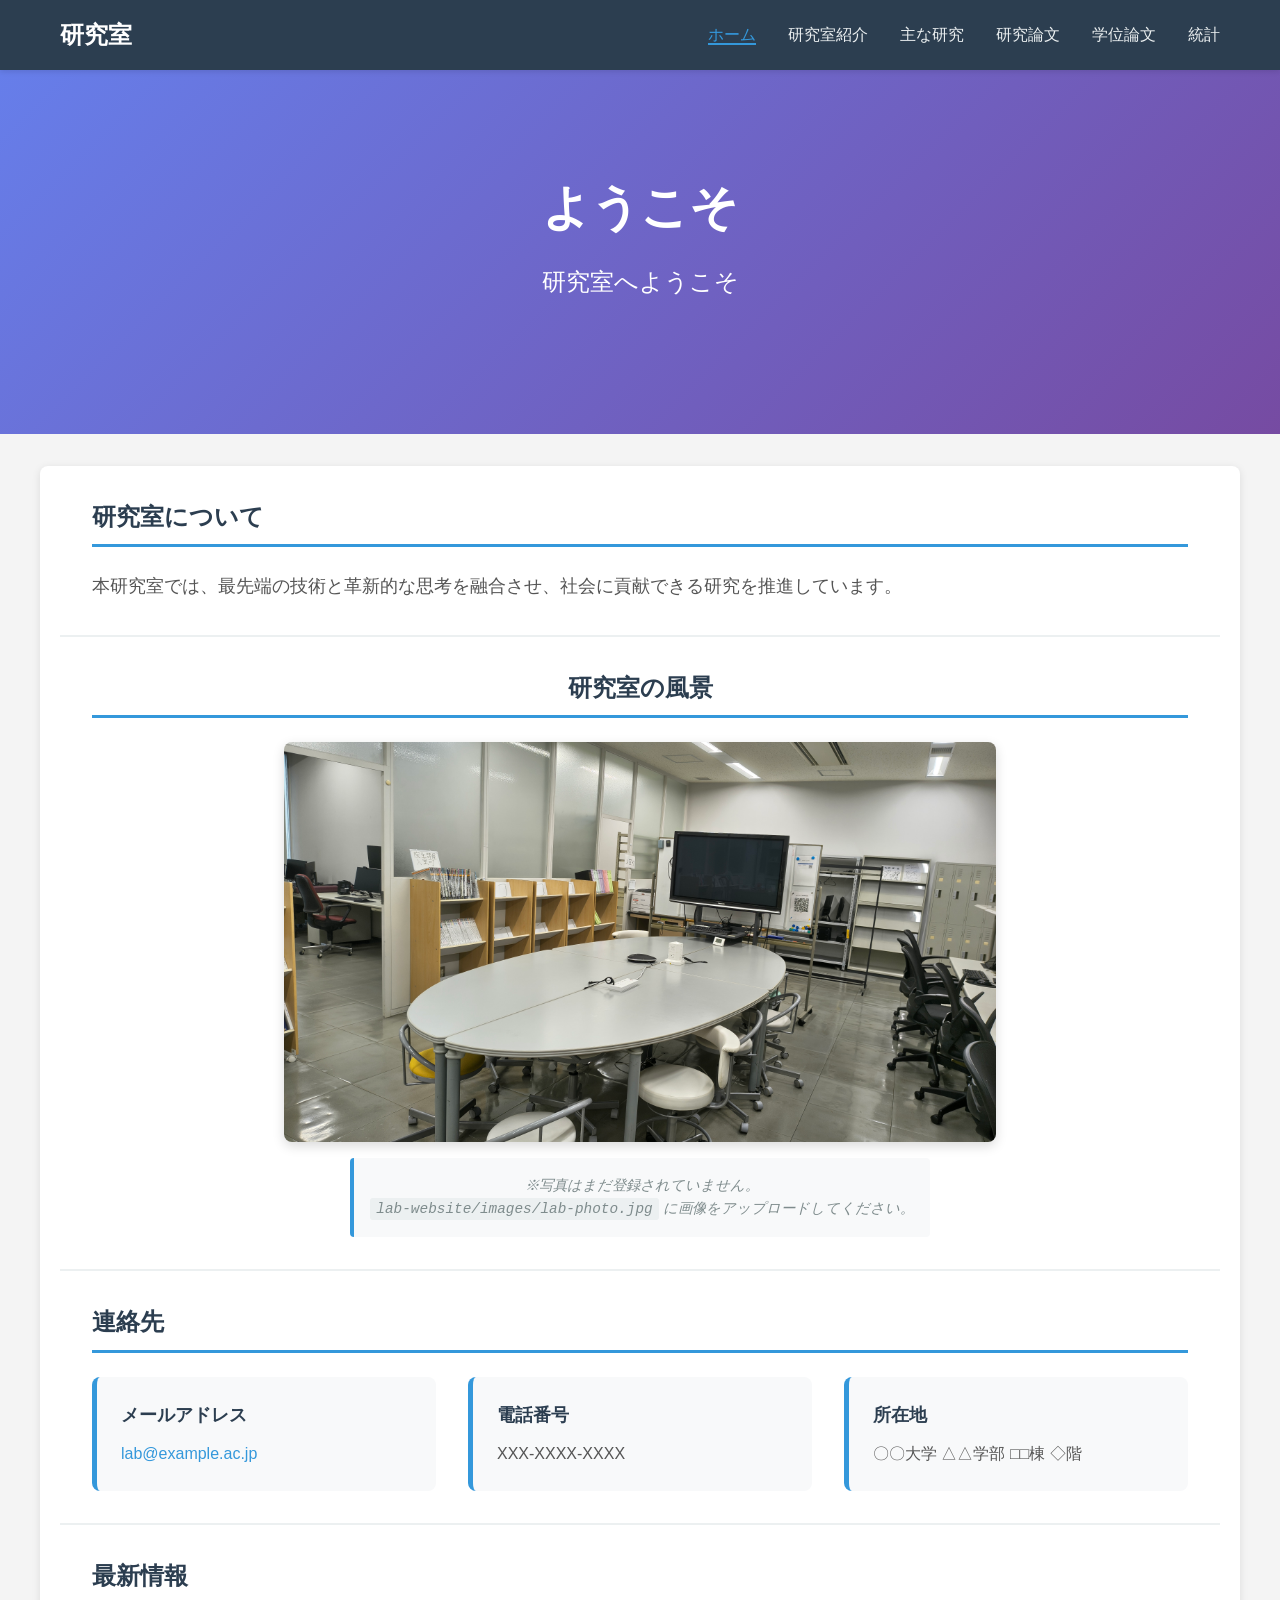
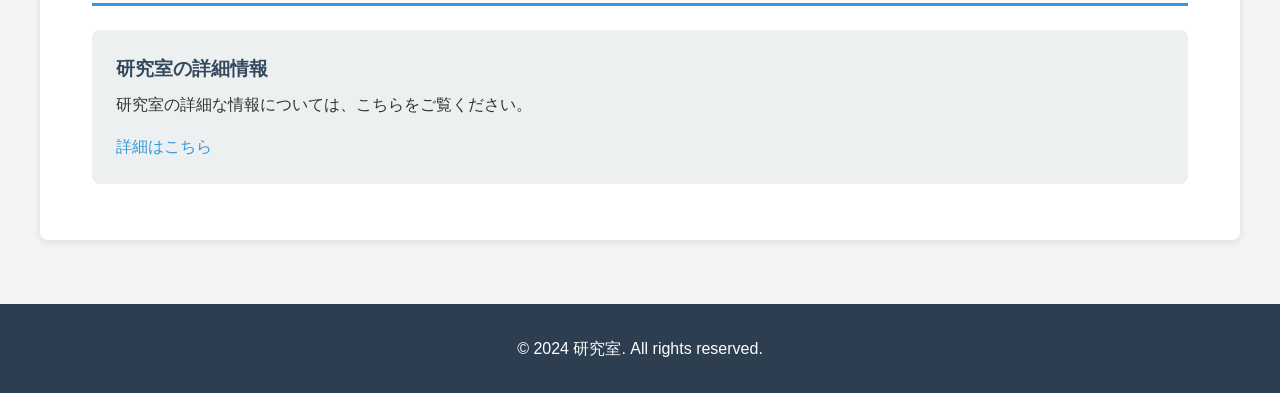
<file: index.html>
<!DOCTYPE html>
<html lang="ja">
<head>
    <meta charset="UTF-8">
    <meta name="viewport" content="width=device-width, initial-scale=1.0">
    <title>研究室紹介</title>
    <link rel="stylesheet" href="lab-website/css/style.css">
</head>
<body>
    <nav class="navbar">
        <div class="container">
            <a href="index.html" class="logo">研究室</a>
            <ul class="nav-links">
                <li><a href="index.html" class="active">ホーム</a></li>
                <li><a href="lab-website/about.html">研究室紹介</a></li>
                <li><a href="lab-website/research.html">主な研究</a></li>
                <li><a href="lab-website/papers.html">研究論文</a></li>
                <li><a href="lab-website/thesis.html">学位論文</a></li>
                <li><a href="lab-website/statistics.html">統計</a></li>
            </ul>
        </div>
    </nav>

    <header class="hero">
        <div class="hero-content">
            <h1>ようこそ</h1>
            <p>研究室へようこそ</p>
        </div>
    </header>

    <main>
        <section class="container">
            <!-- 研究室の概要 -->
            <section class="overview-section">
                <h2>研究室について</h2>
                <p class="overview-text">本研究室では、最先端の技術と革新的な思考を融合させ、社会に貢献できる研究を推進しています。</p>
            </section>

            <!-- 研究室の写真 -->
            <section class="lab-photo-section">
                <h2>研究室の風景</h2>
                <div class="lab-photo-container">
                    <img src="lab-website/images/lab-photo.jpg" alt="研究室の写真" class="lab-photo">
                    <p class="photo-caption">※写真はまだ登録されていません。<br>
                    <code>lab-website/images/lab-photo.jpg</code> に画像をアップロードしてください。</p>
                </div>
            </section>

            <!-- 連絡先情報 -->
            <section class="contact-section">
                <h2>連絡先</h2>
                <div class="contact-info">
                    <div class="contact-item">
                        <h3>メールアドレス</h3>
                        <p><a href="mailto:lab@example.ac.jp">lab@example.ac.jp</a></p>
                    </div>
                    <div class="contact-item">
                        <h3>電話番号</h3>
                        <p>XXX-XXXX-XXXX</p>
                    </div>
                    <div class="contact-item">
                        <h3>所在地</h3>
                        <p>〇〇大学 △△学部 □□棟 ◇階</p>
                    </div>
                </div>
            </section>

            <!-- 最新情報 -->
            <section class="news-section">
                <h2>最新情報</h2>
                <article class="news-item">
                    <h3>研究室の詳細情報</h3>
                    <p>研究室の詳細な情報については、こちらをご覧ください。</p>
                    <a href="lab-website/about.html">詳細はこちら</a>
                </article>
            </section>
        </section>
    </main>

    <footer>
        <p>&copy; 2024 研究室. All rights reserved.</p>
    </footer>

    <script src="lab-website/js/script.js"></script>
</body>
</html>
</file>
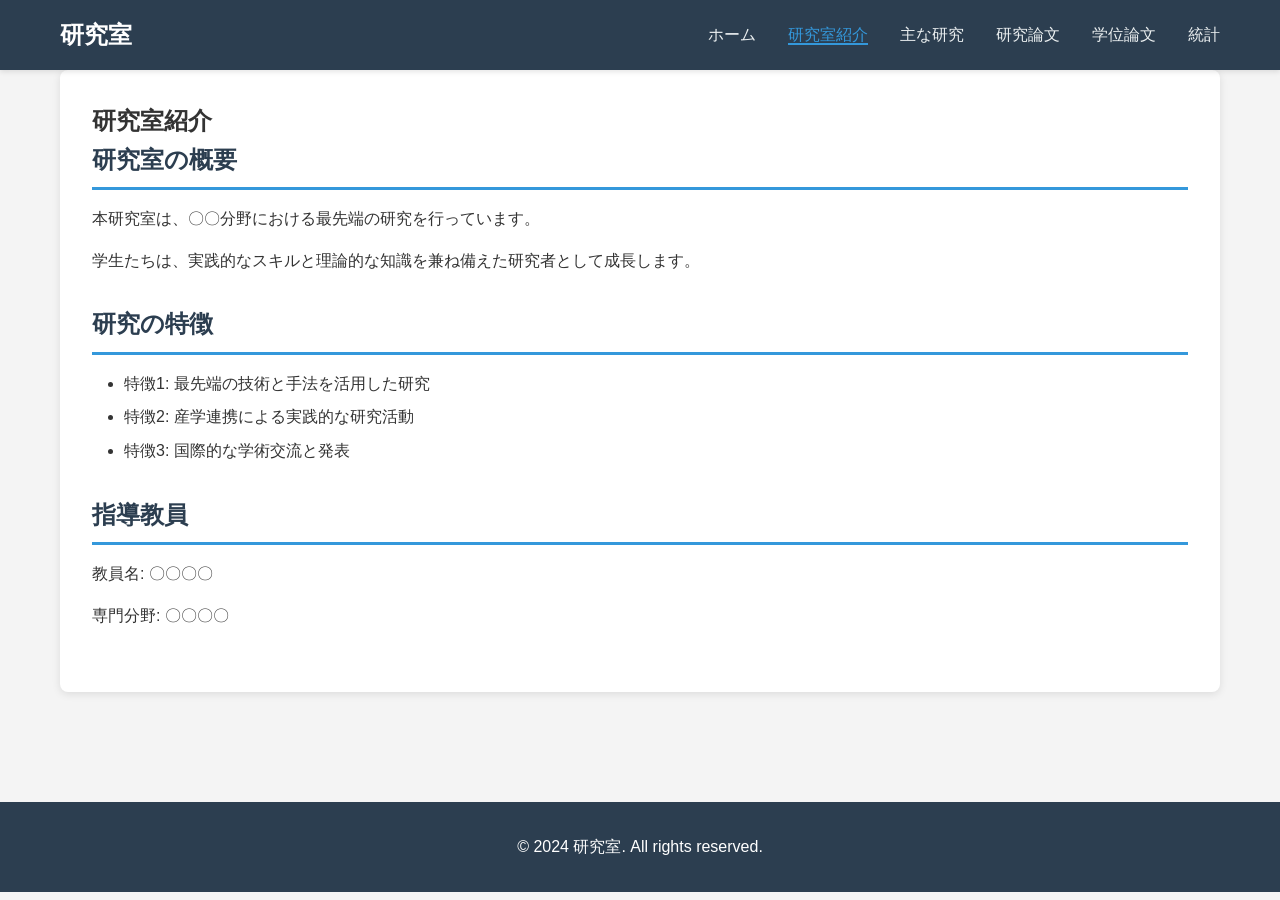
<file: lab-website/about.html>
<!DOCTYPE html>
<html lang="ja">
<head>
    <meta charset="UTF-8">
    <meta name="viewport" content="width=device-width, initial-scale=1.0">
    <title>研究室紹介</title>
    <link rel="stylesheet" href="css/style.css">
</head>
<body>
    <nav class="navbar">
        <div class="container">
            <a href="../index.html" class="logo">研究室</a>
            <ul class="nav-links">
                <li><a href="../index.html">ホーム</a></li>
                <li><a href="about.html" class="active">研究室紹介</a></li>
                <li><a href="research.html">主な研究</a></li>
                <li><a href="papers.html">研究論文</a></li>
                <li><a href="thesis.html">学位論文</a></li>
                <li><a href="statistics.html">統計</a></li>
            </ul>
        </div>
    </nav>

    <main class="container">
        <section class="content-section">
            <h1>研究室紹介</h1>
            
            <article>
                <h2>研究室の概要</h2>
                <p>本研究室は、〇〇分野における最先端の研究を行っています。</p>
                <p>学生たちは、実践的なスキルと理論的な知識を兼ね備えた研究者として成長します。</p>
            </article>

            <article>
                <h2>研究の特徴</h2>
                <ul>
                    <li>特徴1: 最先端の技術と手法を活用した研究</li>
                    <li>特徴2: 産学連携による実践的な研究活動</li>
                    <li>特徴3: 国際的な学術交流と発表</li>
                </ul>
            </article>

            <article>
                <h2>指導教員</h2>
                <p>教員名: 〇〇〇〇</p>
                <p>専門分野: 〇〇〇〇</p>
            </article>
        </section>
    </main>

    <footer>
        <p>&copy; 2024 研究室. All rights reserved.</p>
    </footer>

    <script src="js/script.js"></script>
</body>
</html>
</file>
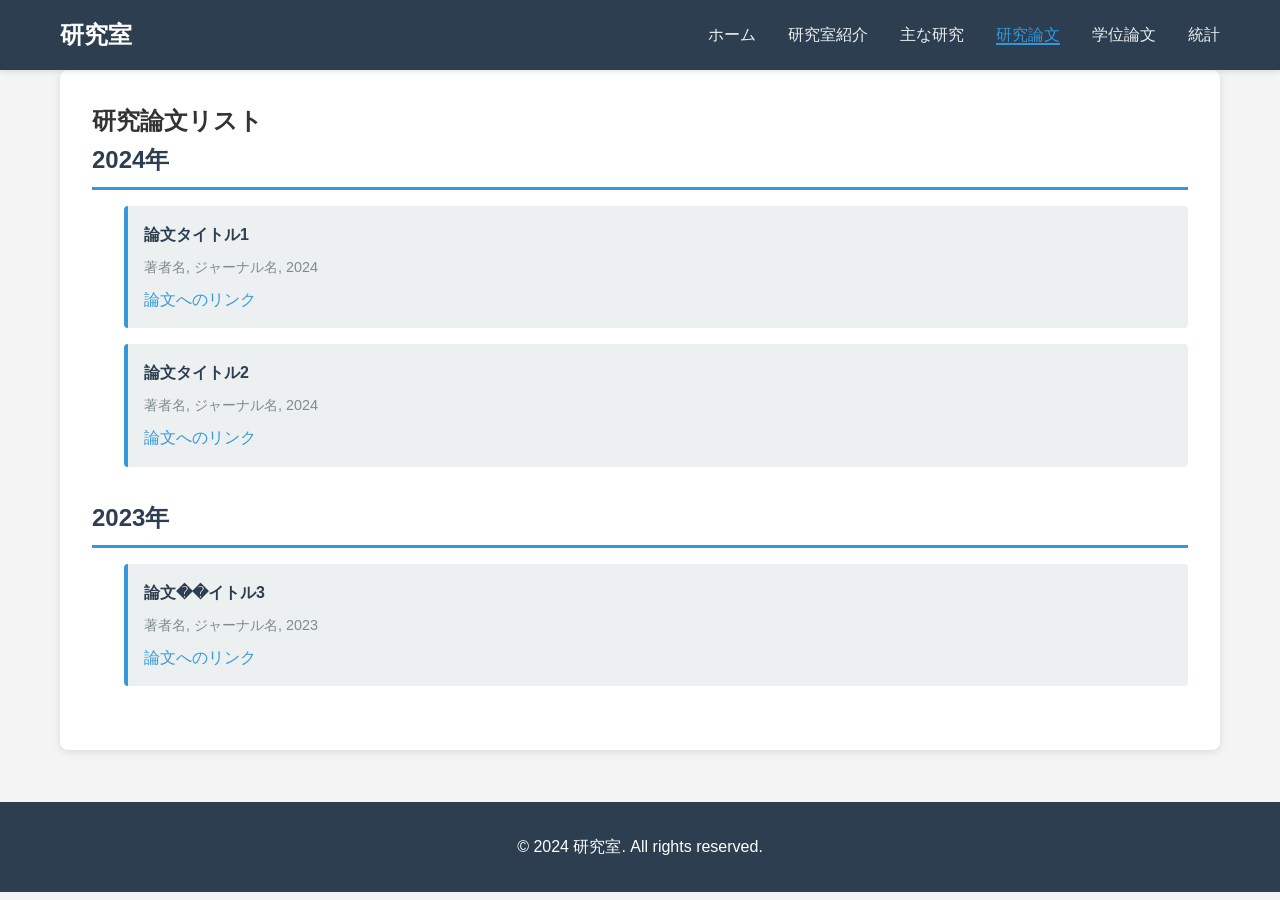
<file: lab-website/papers.html>
<!DOCTYPE html>
<html lang="ja">
<head>
    <meta charset="UTF-8">
    <meta name="viewport" content="width=device-width, initial-scale=1.0">
    <title>研究論文リスト</title>
    <link rel="stylesheet" href="css/style.css">
</head>
<body>
    <nav class="navbar">
        <div class="container">
            <a href="../index.html" class="logo">研究室</a>
            <ul class="nav-links">
                <li><a href="../index.html">ホーム</a></li>
                <li><a href="about.html">研究室紹介</a></li>
                <li><a href="research.html">主な研究</a></li>
                <li><a href="papers.html" class="active">研究論文</a></li>
                <li><a href="thesis.html">学位論文</a></li>
                <li><a href="statistics.html">統計</a></li>
            </ul>
        </div>
    </nav>

    <main class="container">
        <section class="content-section">
            <h1>研究論文リスト</h1>
            
            <article>
                <h2>2024年</h2>
                <ul class="paper-list">
                    <li>
                        <strong>論文タイトル1</strong>
                        <p>著者名, ジャーナル名, 2024</p>
                        <a href="#">論文へのリンク</a>
                    </li>
                    <li>
                        <strong>論文タイトル2</strong>
                        <p>著者名, ジャーナル名, 2024</p>
                        <a href="#">論文へのリンク</a>
                    </li>
                </ul>
            </article>

            <article>
                <h2>2023年</h2>
                <ul class="paper-list">
                    <li>
                        <strong>論文��イトル3</strong>
                        <p>著者名, ジャーナル名, 2023</p>
                        <a href="#">論文へのリンク</a>
                    </li>
                </ul>
            </article>
        </section>
    </main>

    <footer>
        <p>&copy; 2024 研究室. All rights reserved.</p>
    </footer>

    <script src="js/script.js"></script>
</body>
</html>
</file>
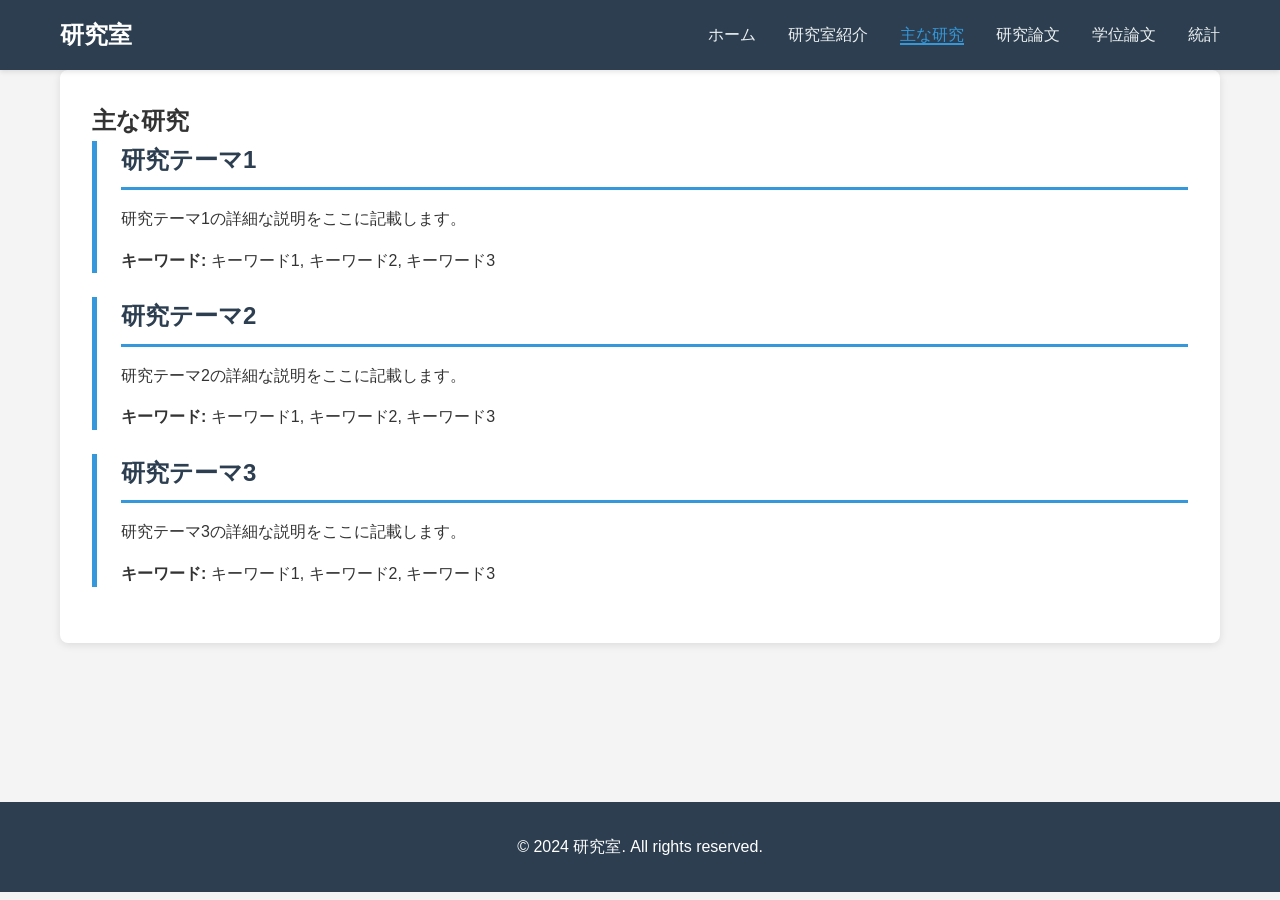
<file: lab-website/research.html>
<!DOCTYPE html>
<html lang="ja">
<head>
    <meta charset="UTF-8">
    <meta name="viewport" content="width=device-width, initial-scale=1.0">
    <title>主な研究</title>
    <link rel="stylesheet" href="css/style.css">
</head>
<body>
    <nav class="navbar">
        <div class="container">
            <a href="../index.html" class="logo">研究室</a>
            <ul class="nav-links">
                <li><a href="../index.html">ホーム</a></li>
                <li><a href="about.html">研究室紹介</a></li>
                <li><a href="research.html" class="active">主な研究</a></li>
                <li><a href="papers.html">研究論文</a></li>
                <li><a href="thesis.html">学位論文</a></li>
                <li><a href="statistics.html">統計</a></li>
            </ul>
        </div>
    </nav>

    <main class="container">
        <section class="content-section">
            <h1>主な研究</h1>
            
            <article class="research-item">
                <h2>研究テーマ1</h2>
                <p>研究テーマ1の詳細な説明をここに記載します。</p>
                <p><strong>キーワード:</strong> キーワード1, キーワード2, キーワード3</p>
            </article>

            <article class="research-item">
                <h2>研究テーマ2</h2>
                <p>研究テーマ2の詳細な説明をここに記載します。</p>
                <p><strong>キーワード:</strong> キーワード1, キーワード2, キーワード3</p>
            </article>

            <article class="research-item">
                <h2>研究テーマ3</h2>
                <p>研究テーマ3の詳細な説明をここに記載します。</p>
                <p><strong>キーワード:</strong> キーワード1, キーワード2, キーワード3</p>
            </article>
        </section>
    </main>

    <footer>
        <p>&copy; 2024 研究室. All rights reserved.</p>
    </footer>

    <script src="js/script.js"></script>
</body>
</html>
</file>
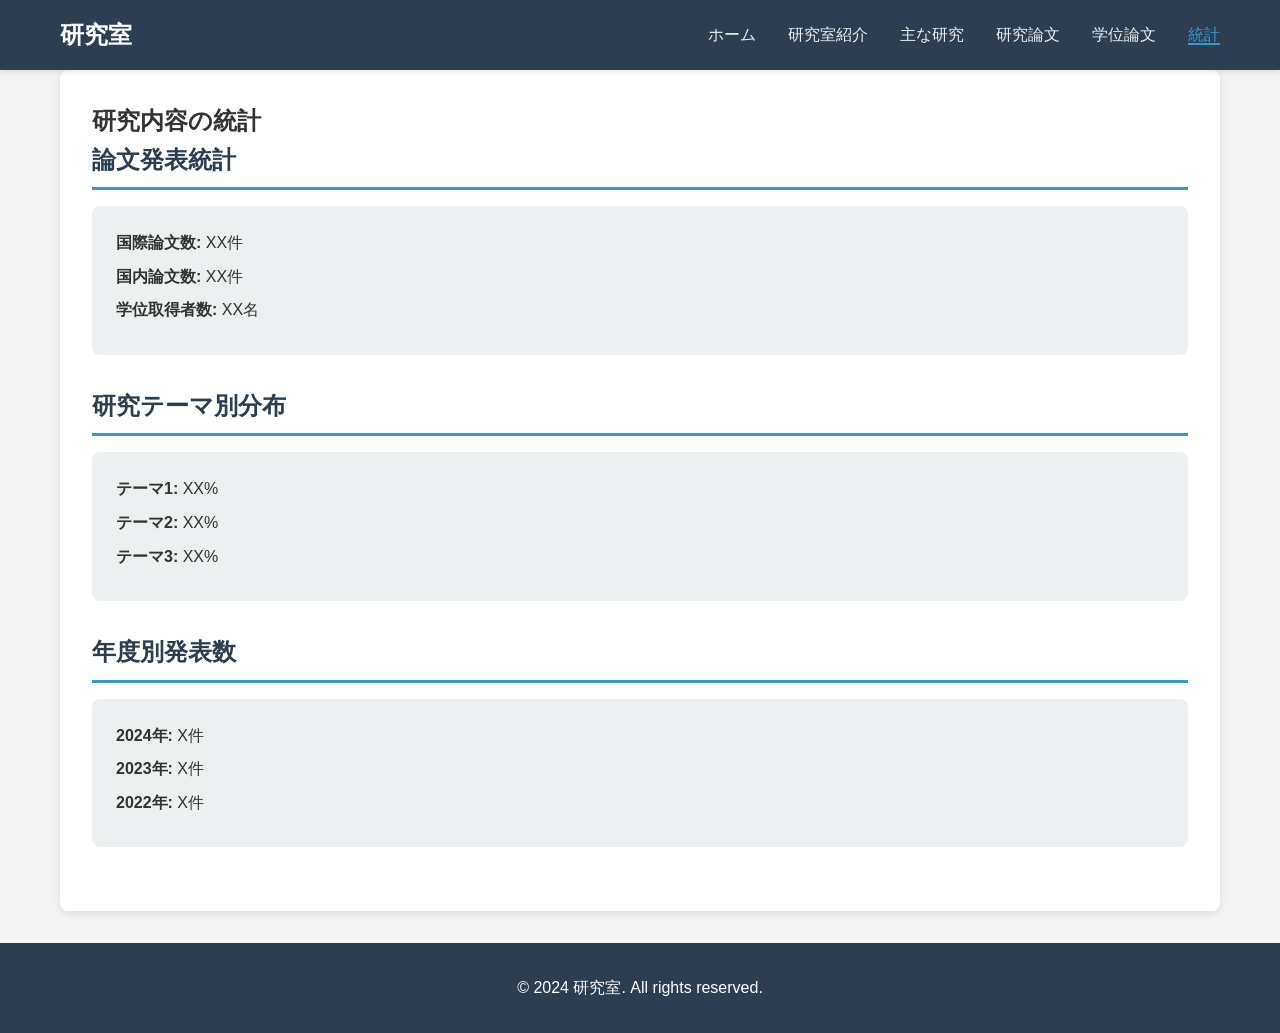
<file: lab-website/statistics.html>
<!DOCTYPE html>
<html lang="ja">
<head>
    <meta charset="UTF-8">
    <meta name="viewport" content="width=device-width, initial-scale=1.0">
    <title>研究内容の統計</title>
    <link rel="stylesheet" href="css/style.css">
</head>
<body>
    <nav class="navbar">
        <div class="container">
            <a href="../index.html" class="logo">研究室</a>
            <ul class="nav-links">
                <li><a href="../index.html">ホーム</a></li>
                <li><a href="about.html">研究室紹介</a></li>
                <li><a href="research.html">主な研究</a></li>
                <li><a href="papers.html">研究論文</a></li>
                <li><a href="thesis.html">学位論文</a></li>
                <li><a href="statistics.html" class="active">統計</a></li>
            </ul>
        </div>
    </nav>

    <main class="container">
        <section class="content-section">
            <h1>研究内容の統計</h1>
            
            <article>
                <h2>論文発表統計</h2>
                <div class="statistics">
                    <p><strong>国際論文数:</strong> XX件</p>
                    <p><strong>国内論文数:</strong> XX件</p>
                    <p><strong>学位取得者数:</strong> XX名</p>
                </div>
            </article>

            <article>
                <h2>研究テーマ別分布</h2>
                <div class="statistics">
                    <p><strong>テーマ1:</strong> XX%</p>
                    <p><strong>テーマ2:</strong> XX%</p>
                    <p><strong>テーマ3:</strong> XX%</p>
                </div>
            </article>

            <article>
                <h2>年度別発表数</h2>
                <div class="statistics">
                    <p><strong>2024年:</strong> X件</p>
                    <p><strong>2023年:</strong> X件</p>
                    <p><strong>2022年:</strong> X件</p>
                </div>
            </article>
        </section>
    </main>

    <footer>
        <p>&copy; 2024 研究室. All rights reserved.</p>
    </footer>

    <script src="js/script.js"></script>
</body>
</html>
</file>
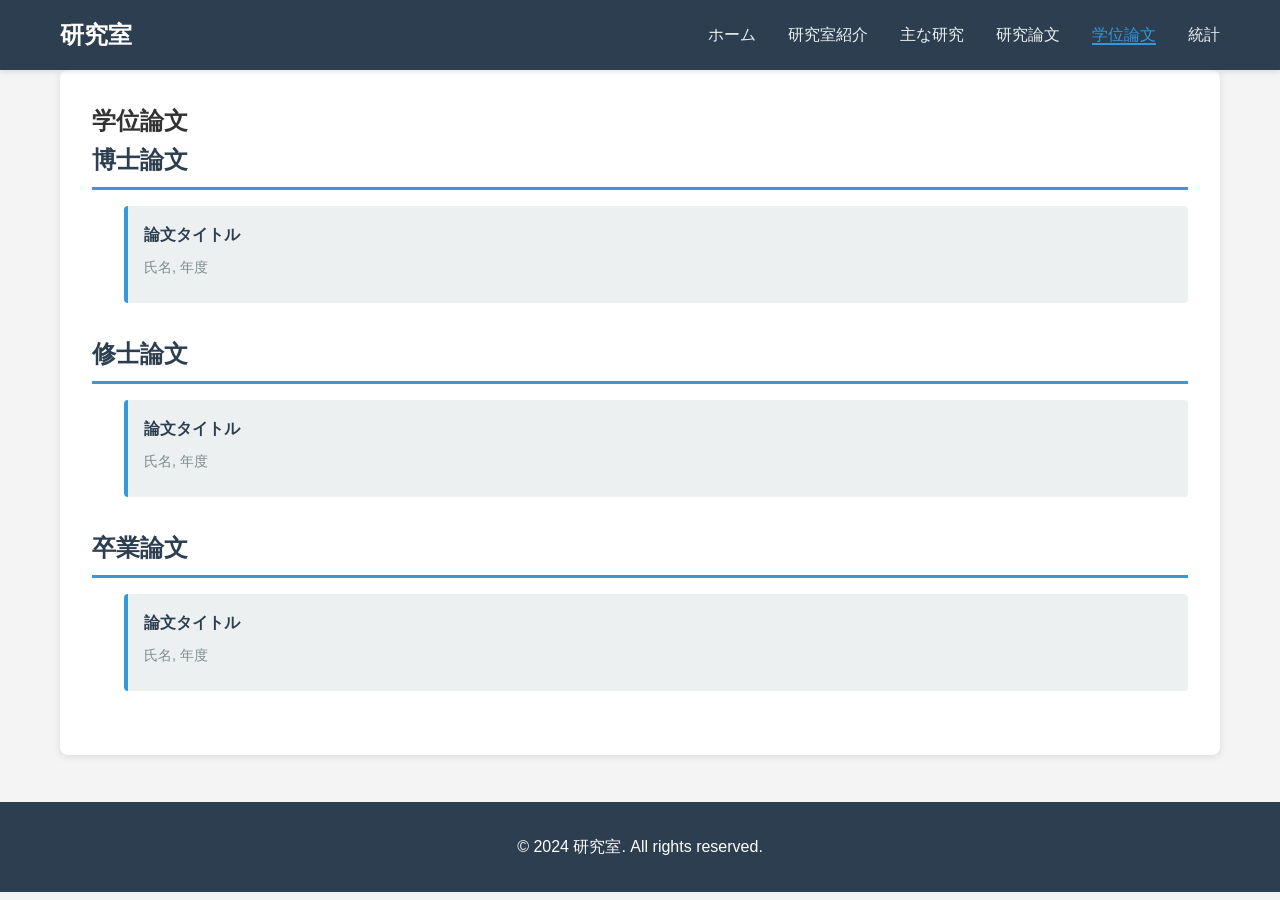
<file: lab-website/thesis.html>
<!DOCTYPE html>
<html lang="ja">
<head>
    <meta charset="UTF-8">
    <meta name="viewport" content="width=device-width, initial-scale=1.0">
    <title>学位論文</title>
    <link rel="stylesheet" href="css/style.css">
</head>
<body>
    <nav class="navbar">
        <div class="container">
            <a href="../index.html" class="logo">研究室</a>
            <ul class="nav-links">
                <li><a href="../index.html">ホーム</a></li>
                <li><a href="about.html">研究室紹介</a></li>
                <li><a href="research.html">主な研究</a></li>
                <li><a href="papers.html">研究論文</a></li>
                <li><a href="thesis.html" class="active">学位論文</a></li>
                <li><a href="statistics.html">統計</a></li>
            </ul>
        </div>
    </nav>

    <main class="container">
        <section class="content-section">
            <h1>学位論文</h1>
            
            <article>
                <h2>博士論文</h2>
                <ul class="thesis-list">
                    <li>
                        <strong>論文タイトル</strong>
                        <p>氏名, 年度</p>
                    </li>
                </ul>
            </article>

            <article>
                <h2>修士論文</h2>
                <ul class="thesis-list">
                    <li>
                        <strong>論文タイトル</strong>
                        <p>氏名, 年度</p>
                    </li>
                </ul>
            </article>

            <article>
                <h2>卒業論文</h2>
                <ul class="thesis-list">
                    <li>
                        <strong>論文タイトル</strong>
                        <p>氏名, 年度</p>
                    </li>
                </ul>
            </article>
        </section>
    </main>

    <footer>
        <p>&copy; 2024 研究室. All rights reserved.</p>
    </footer>

    <script src="js/script.js"></script>
</body>
</html>
</file>
<file: lab-website/css/style.css>
/* グローバルスタイル */
* {
    margin: 0;
    padding: 0;
    box-sizing: border-box;
}

body {
    font-family: 'Segoe UI', Tahoma, Geneva, Verdana, sans-serif;
    line-height: 1.6;
    color: #333;
    background-color: #f4f4f4;
}

/* コンテナ */
.container {
    max-width: 1200px;
    margin: 0 auto;
    padding: 0 20px;
}

/* ナビゲーションバー */
.navbar {
    background-color: #2c3e50;
    padding: 1rem 0;
    position: sticky;
    top: 0;
    z-index: 100;
    box-shadow: 0 2px 5px rgba(0, 0, 0, 0.1);
}

.navbar .container {
    display: flex;
    justify-content: space-between;
    align-items: center;
}

.logo {
    font-size: 1.5rem;
    font-weight: bold;
    color: #fff;
    text-decoration: none;
}

.nav-links {
    display: flex;
    list-style: none;
    gap: 2rem;
}

.nav-links a {
    color: #ecf0f1;
    text-decoration: none;
    transition: color 0.3s ease;
}

.nav-links a:hover,
.nav-links a.active {
    color: #3498db;
    border-bottom: 2px solid #3498db;
}

/* ヒーローセクション */
.hero {
    background: linear-gradient(135deg, #667eea 0%, #764ba2 100%);
    color: white;
    padding: 100px 0;
    text-align: center;
}

.hero-content h1 {
    font-size: 3rem;
    margin-bottom: 1rem;
}

.hero-content p {
    font-size: 1.5rem;
    margin-bottom: 2rem;
}

/* メインコンテンツ */
main {
    min-height: calc(100vh - 200px);
    padding: 2rem 0;
}

main > .container {
    background: white;
    border-radius: 8px;
    box-shadow: 0 2px 8px rgba(0, 0, 0, 0.1);
    overflow: hidden;
}

section {
    padding: 2rem;
}

section h2 {
    color: #2c3e50;
    margin-bottom: 1.5rem;
    border-bottom: 3px solid #3498db;
    padding-bottom: 0.5rem;
}

.content-section {
    background: white;
    padding: 2rem;
    border-radius: 8px;
    box-shadow: 0 2px 8px rgba(0, 0, 0, 0.1);
    margin-bottom: 2rem;
}

/* 研究室の概要セクション */
.overview-section {
    border-bottom: 2px solid #ecf0f1;
}

.overview-text {
    font-size: 1.1rem;
    line-height: 1.8;
    color: #555;
    font-weight: 500;
}

/* 研究室の写真セクション */
.lab-photo-section {
    border-bottom: 2px solid #ecf0f1;
    text-align: center;
}

.lab-photo-container {
    display: flex;
    flex-direction: column;
    align-items: center;
    gap: 1rem;
}

.lab-photo {
    max-width: 100%;
    height: auto;
    border-radius: 8px;
    box-shadow: 0 4px 12px rgba(0, 0, 0, 0.15);
    max-height: 400px;
    object-fit: cover;
}

.photo-caption {
    font-size: 0.9rem;
    color: #7f8c8d;
    font-style: italic;
    text-align: center;
    padding: 1rem;
    background-color: #f8f9fa;
    border-radius: 4px;
    border-left: 4px solid #3498db;
}

.photo-caption code {
    background-color: #ecf0f1;
    padding: 0.2rem 0.4rem;
    border-radius: 3px;
    font-family: 'Courier New', monospace;
}

/* 連絡先セクション */
.contact-section {
    border-bottom: 2px solid #ecf0f1;
}

.contact-info {
    display: grid;
    grid-template-columns: repeat(auto-fit, minmax(250px, 1fr));
    gap: 2rem;
}

.contact-item {
    background-color: #f8f9fa;
    padding: 1.5rem;
    border-radius: 8px;
    border-left: 5px solid #3498db;
    transition: transform 0.3s ease, box-shadow 0.3s ease;
}

.contact-item:hover {
    transform: translateY(-5px);
    box-shadow: 0 6px 16px rgba(52, 152, 219, 0.2);
}

.contact-item h3 {
    color: #2c3e50;
    margin-bottom: 0.8rem;
    font-size: 1.1rem;
}

.contact-item p {
    color: #555;
    font-size: 1rem;
}

.contact-item a {
    color: #3498db;
    text-decoration: none;
    transition: color 0.3s ease;
}

.contact-item a:hover {
    color: #2980b9;
    text-decoration: underline;
}

/* ニュースセクション */
.news-section {
}

article {
    margin-bottom: 2rem;
}

article h2 {
    color: #2c3e50;
    margin-bottom: 1rem;
    border-bottom: 3px solid #3498db;
    padding-bottom: 0.5rem;
}

article h3 {
    color: #34495e;
    margin-top: 1.5rem;
    margin-bottom: 0.5rem;
}

article p {
    margin-bottom: 1rem;
    text-align: justify;
}

article ul {
    margin-left: 2rem;
    margin-bottom: 1rem;
}

article li {
    margin-bottom: 0.5rem;
}

/* リンク */
a {
    color: #3498db;
    text-decoration: none;
    transition: color 0.3s ease;
}

a:hover {
    color: #2980b9;
    text-decoration: underline;
}

/* 論文リスト */
.paper-list,
.thesis-list {
    list-style: none;
    padding: 0;
}

.paper-list li,
.thesis-list li {
    background-color: #ecf0f1;
    padding: 1rem;
    margin-bottom: 1rem;
    border-left: 4px solid #3498db;
    border-radius: 4px;
}

.paper-list strong,
.thesis-list strong {
    display: block;
    margin-bottom: 0.5rem;
    color: #2c3e50;
}

.paper-list p,
.thesis-list p {
    font-size: 0.9rem;
    color: #7f8c8d;
    margin-bottom: 0.5rem;
}

/* 研究アイテム */
.research-item {
    border-left: 5px solid #3498db;
    padding-left: 1.5rem;
    margin-bottom: 1.5rem;
}

/* ニュースアイテム */
.news-item {
    background-color: #ecf0f1;
    padding: 1.5rem;
    border-radius: 8px;
    margin-bottom: 1.5rem;
}

.news-item h3 {
    margin-top: 0;
}

/* 統計 */
.statistics {
    background-color: #ecf0f1;
    padding: 1.5rem;
    border-radius: 8px;
    margin-bottom: 1rem;
}

.statistics p {
    margin-bottom: 0.5rem;
}

/* フッター */
footer {
    background-color: #2c3e50;
    color: white;
    text-align: center;
    padding: 2rem;
    margin-top: 2rem;
}

/* レスポンシブデザイン */
@media (max-width: 768px) {
    .nav-links {
        flex-direction: column;
        gap: 1rem;
    }

    .hero-content h1 {
        font-size: 2rem;
    }

    .hero-content p {
        font-size: 1.2rem;
    }

    section {
        padding: 1.5rem;
    }

    .contact-info {
        grid-template-columns: 1fr;
    }

    article {
        margin-bottom: 1.5rem;
    }
}

@media (max-width: 480px) {
    .navbar .container {
        flex-direction: column;
        gap: 1rem;
    }

    .nav-links {
        flex-direction: column;
        gap: 0.5rem;
    }

    .hero-content h1 {
        font-size: 1.5rem;
    }

    .hero-content p {
        font-size: 1rem;
    }

    section {
        padding: 1rem;
    }

    section h2 {
        font-size: 1.3rem;
    }
}
</file>
